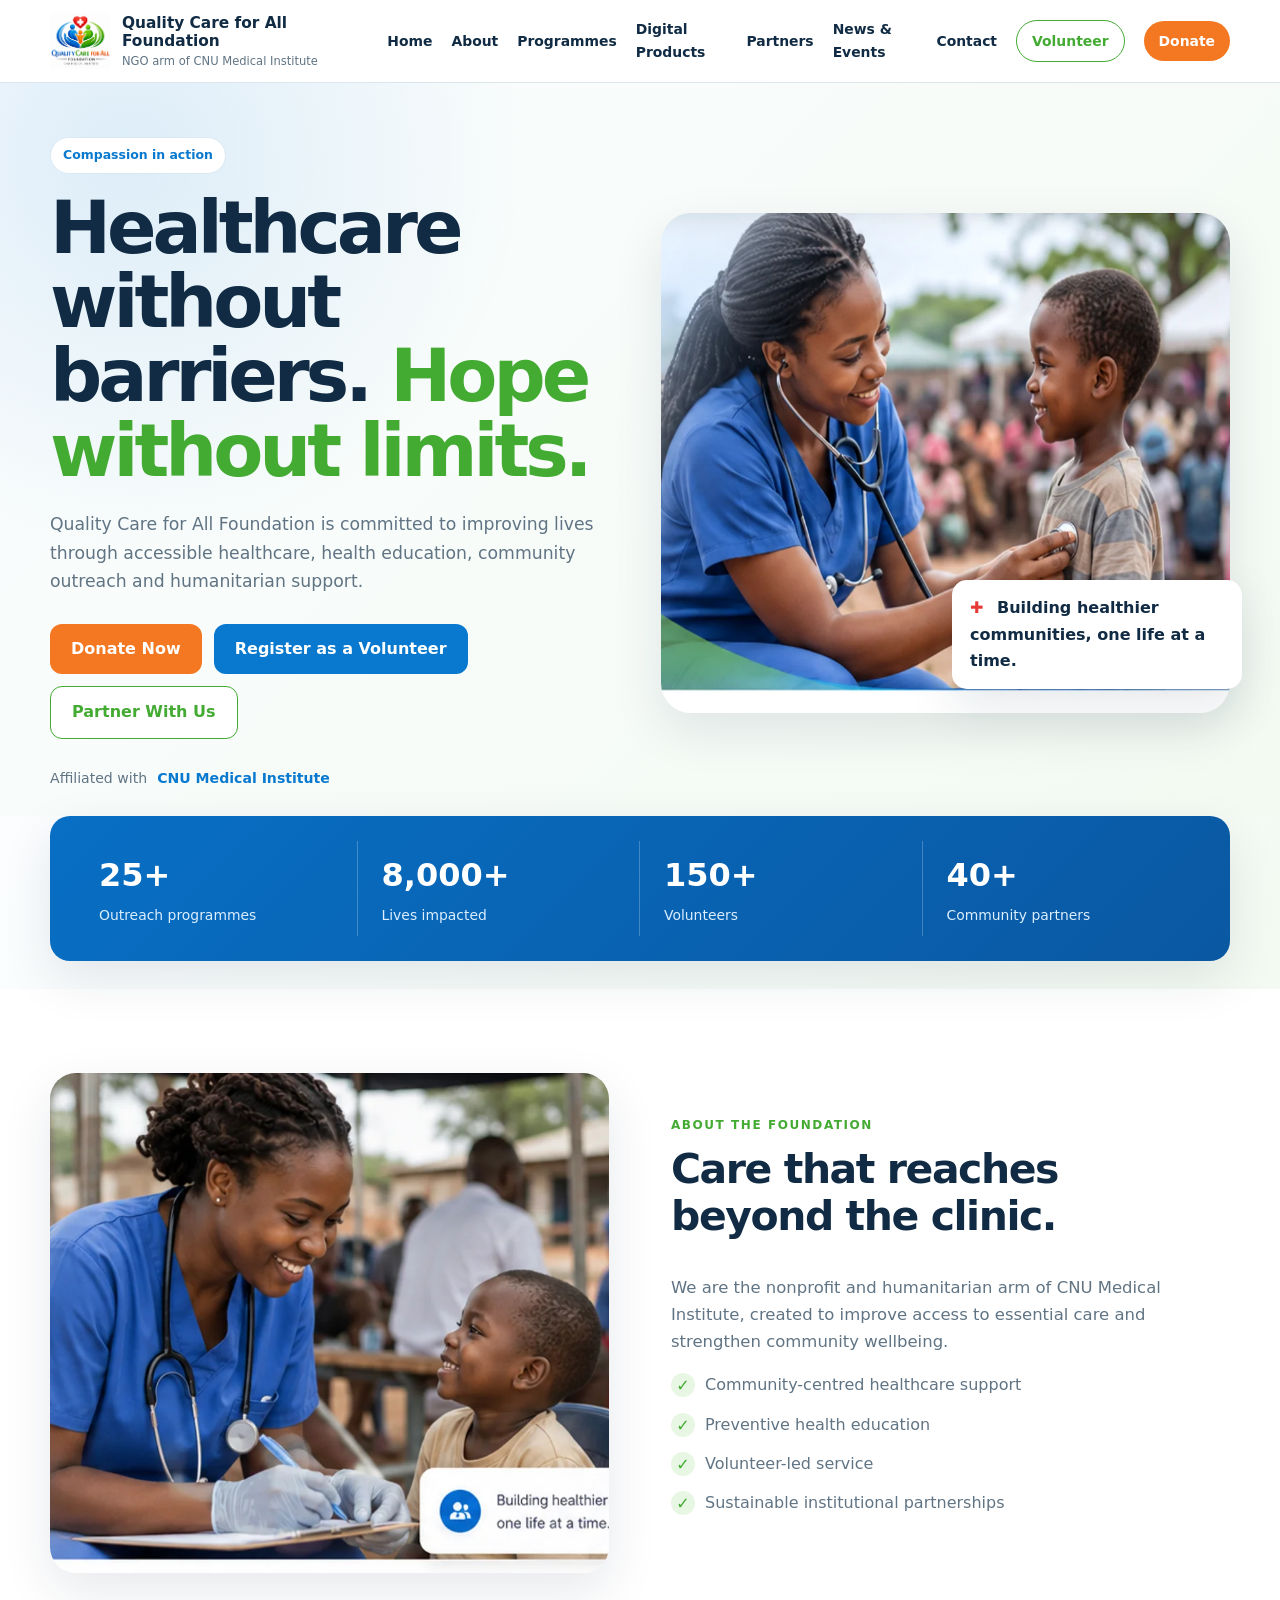
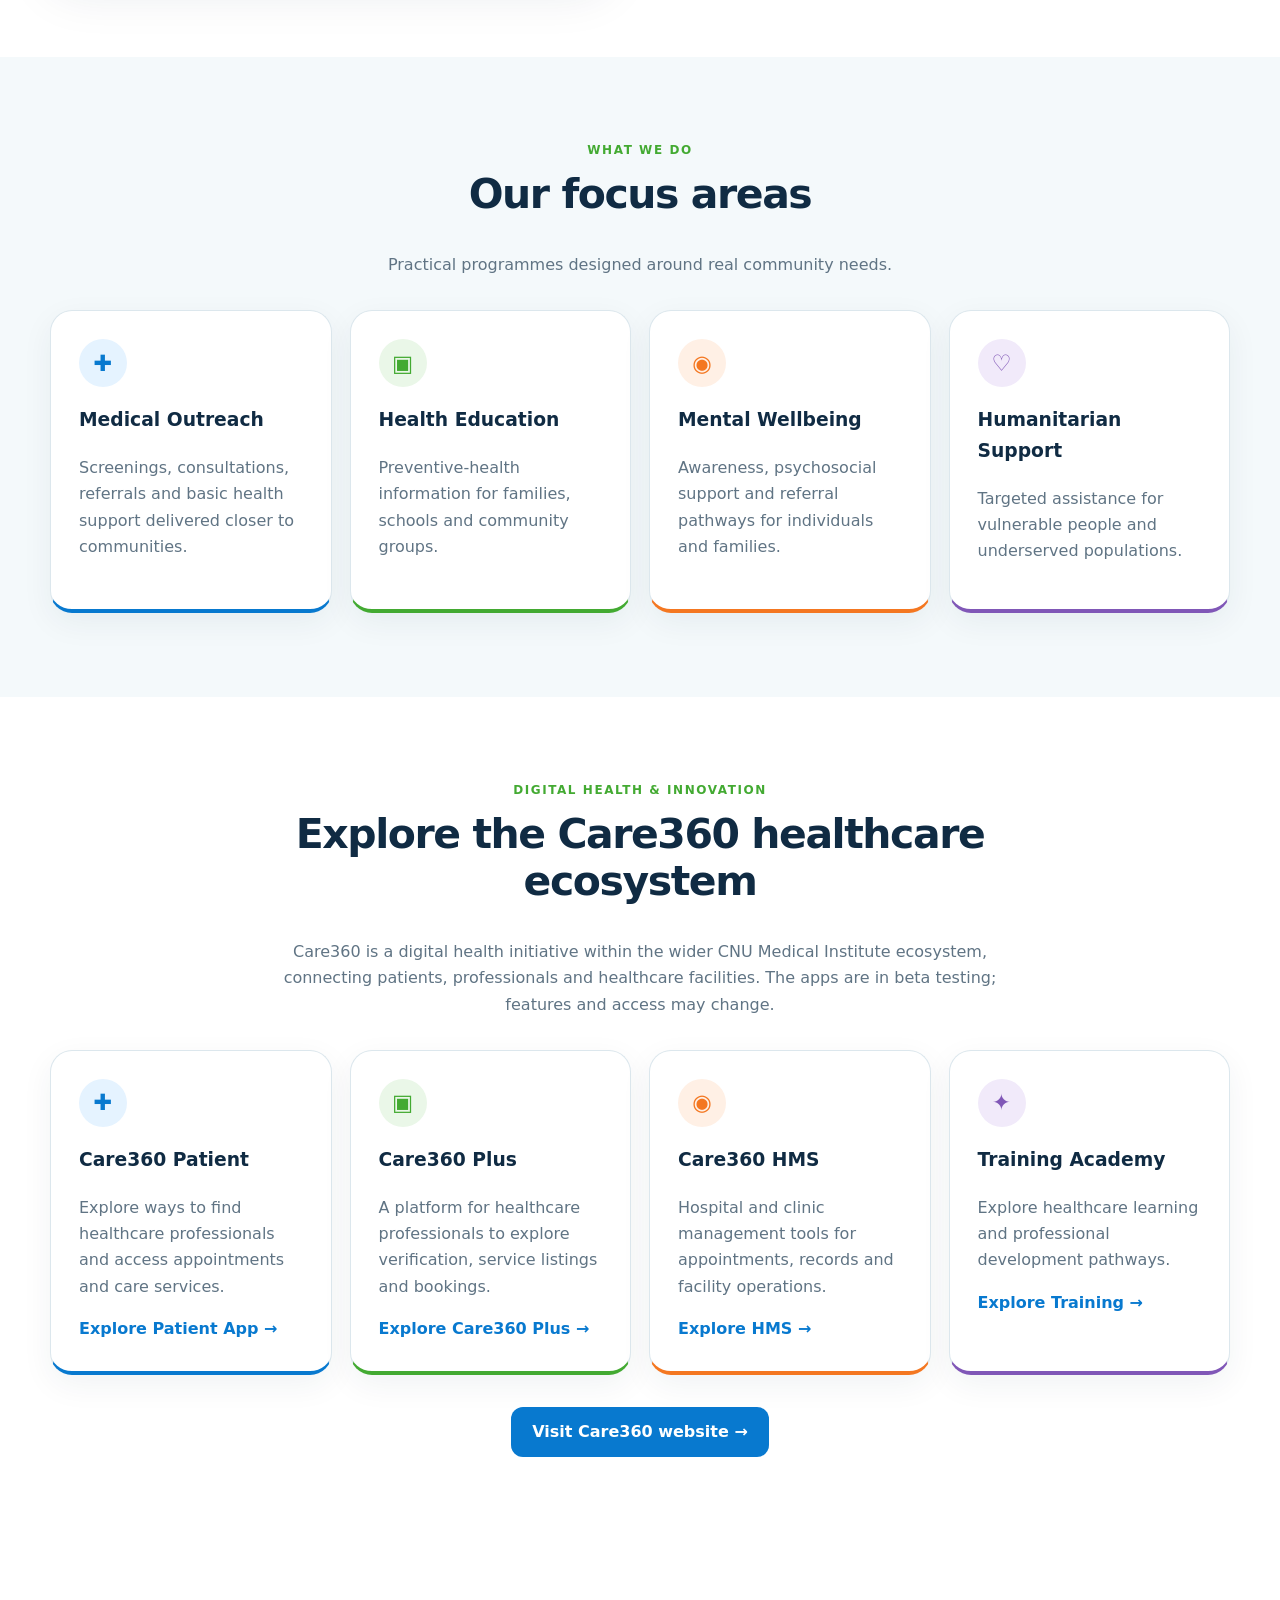
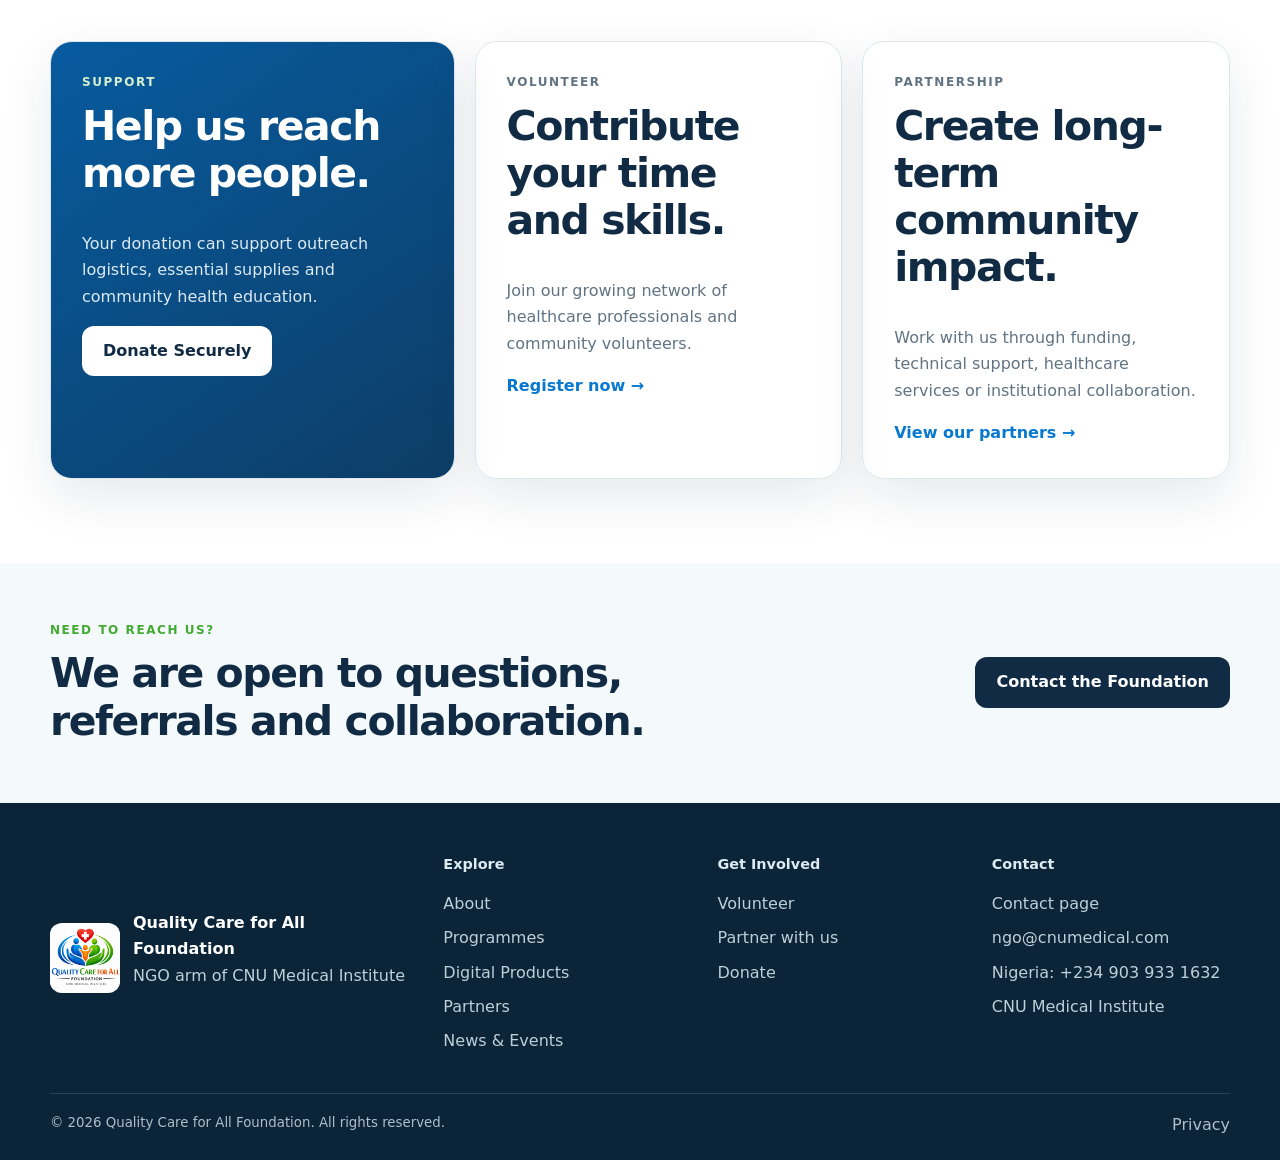
<file: index.html>
<!doctype html>
<html lang="en">
<head>
  <meta charset="utf-8">
  <meta name="viewport" content="width=device-width, initial-scale=1">
  <meta name="description" content="Accessible healthcare, outreach, education and humanitarian support.">
  <meta name="theme-color" content="#0879cf">
  <title>Quality Care for All Foundation</title>
  <link rel="icon" href="assets/images/logo.webp">
  <link rel="stylesheet" href="assets/css/style.css">
</head>
<body>
<a class="skip-link" href="#main">Skip to content</a>

<header class="site-header">
  <div class="container nav">
    <a class="brand" href="index.html" aria-label="Quality Care for All Foundation home">
      <img src="assets/images/logo.webp" alt="">
      <span>
        <strong>Quality Care for All Foundation</strong>
        <small>NGO arm of CNU Medical Institute</small>
      </span>
    </a>
    <button class="menu-toggle" type="button" aria-expanded="false" aria-controls="site-menu">
      <span class="sr-only">Open navigation</span><span></span><span></span><span></span>
    </button>
    <nav id="site-menu" class="site-menu" aria-label="Primary navigation">
      <a href="index.html">Home</a>
      <a href="index.html#about">About</a>
      <a href="index.html#programmes">Programmes</a>
      <a href="index.html#digital-products">Digital Products</a>
      <a href="partner.html">Partners</a>
      <a href="news-events.html">News & Events</a>
      <a href="contact.html">Contact</a>
      <a class="nav-volunteer" href="volunteer.html">Volunteer</a>
      <a class="nav-donate" href="YOUR_DONATION_LINK_HERE" target="_blank" rel="noopener">Donate</a>
    </nav>
  </div>
</header>

<main id="main">
<section class="hero">
  <div class="container hero-grid">
    <div class="hero-copy">
      <span class="pill">Compassion in action</span>
      <h1>Healthcare without barriers. <em>Hope without limits.</em></h1>
      <p class="lead">Quality Care for All Foundation is committed to improving lives through accessible healthcare, health education, community outreach and humanitarian support.</p>
      <div class="button-row">
        <a class="button button-primary" href="YOUR_DONATION_LINK_HERE" target="_blank" rel="noopener">Donate Now</a>
        <a class="button button-blue" href="volunteer.html">Register as a Volunteer</a>
        <a class="button button-outline" href="partner.html#application">Partner With Us</a>
      </div>
      <div class="affiliation"><span>Affiliated with</span><strong>CNU Medical Institute</strong></div>
    </div>
    <div class="hero-media">
      <img src="assets/images/hero-outreach.webp" alt="Healthcare professional supporting a child during a community outreach">
      <div class="floating-note"><span>✚</span> Building healthier communities, one life at a time.</div>
    </div>
  </div>
</section>

<section class="stats-section" aria-label="Foundation impact summary">
  <div class="container stats-grid">
    <div><strong>25+</strong><span>Outreach programmes</span></div>
    <div><strong>8,000+</strong><span>Lives impacted</span></div>
    <div><strong>150+</strong><span>Volunteers</span></div>
    <div><strong>40+</strong><span>Community partners</span></div>
  </div>
</section>

<section id="about" class="section">
  <div class="container about-grid">
    <div class="image-card">
      <img src="assets/images/community-care.webp" alt="Community healthcare outreach">
    </div>
    <div>
      <p class="eyebrow">About the Foundation</p>
      <h2>Care that reaches beyond the clinic.</h2>
      <p class="lead-sm">We are the nonprofit and humanitarian arm of CNU Medical Institute, created to improve access to essential care and strengthen community wellbeing.</p>
      <div class="check-list">
        <p><span>✓</span> Community-centred healthcare support</p>
        <p><span>✓</span> Preventive health education</p>
        <p><span>✓</span> Volunteer-led service</p>
        <p><span>✓</span> Sustainable institutional partnerships</p>
      </div>
    </div>
  </div>
</section>

<section id="programmes" class="section section-soft">
  <div class="container">
    <header class="section-heading centered">
      <p class="eyebrow">What We Do</p>
      <h2>Our focus areas</h2>
      <p>Practical programmes designed around real community needs.</p>
    </header>
    <div class="card-grid four">
      <article class="focus-card blue"><span>✚</span><h3>Medical Outreach</h3><p>Screenings, consultations, referrals and basic health support delivered closer to communities.</p></article>
      <article class="focus-card green"><span>▣</span><h3>Health Education</h3><p>Preventive-health information for families, schools and community groups.</p></article>
      <article class="focus-card orange"><span>◉</span><h3>Mental Wellbeing</h3><p>Awareness, psychosocial support and referral pathways for individuals and families.</p></article>
      <article class="focus-card purple"><span>♡</span><h3>Humanitarian Support</h3><p>Targeted assistance for vulnerable people and underserved populations.</p></article>
    </div>
  </div>
</section>

<section id="digital-products" class="section" aria-labelledby="digital-products-heading">
  <div class="container">
    <header class="section-heading centered">
      <p class="eyebrow">Digital Health &amp; Innovation</p>
      <h2 id="digital-products-heading">Explore the Care360 healthcare ecosystem</h2>
      <p>Care360 is a digital health initiative within the wider CNU Medical Institute ecosystem, connecting patients, professionals and healthcare facilities. The apps are in beta testing; features and access may change.</p>
    </header>
    <div class="card-grid four">
      <article class="focus-card blue">
        <span aria-hidden="true">✚</span>
        <h3>Care360 Patient</h3>
        <p>Explore ways to find healthcare professionals and access appointments and care services.</p>
        <a class="text-link" href="https://care360apps.com/patient.html" target="_blank" rel="noopener noreferrer">Explore Patient App →</a>
      </article>
      <article class="focus-card green">
        <span aria-hidden="true">▣</span>
        <h3>Care360 Plus</h3>
        <p>A platform for healthcare professionals to explore verification, service listings and bookings.</p>
        <a class="text-link" href="https://care360apps.com/plus.html" target="_blank" rel="noopener noreferrer">Explore Care360 Plus →</a>
      </article>
      <article class="focus-card orange">
        <span aria-hidden="true">◉</span>
        <h3>Care360 HMS</h3>
        <p>Hospital and clinic management tools for appointments, records and facility operations.</p>
        <a class="text-link" href="https://care360apps.com/hms.html" target="_blank" rel="noopener noreferrer">Explore HMS →</a>
      </article>
      <article class="focus-card purple">
        <span aria-hidden="true">✦</span>
        <h3>Training Academy</h3>
        <p>Explore healthcare learning and professional development pathways.</p>
        <a class="text-link" href="https://care360apps.com/training.html" target="_blank" rel="noopener noreferrer">Explore Training →</a>
      </article>
    </div>
    <p style="text-align:center; margin-top:2rem"><a class="button button-blue" href="https://care360apps.com/" target="_blank" rel="noopener noreferrer">Visit Care360 website →</a></p>
  </div>
</section>

<section class="section">
  <div class="container involvement-grid">
    <article class="involvement-card donate-card">
      <p class="eyebrow light">Support</p><h2>Help us reach more people.</h2>
      <p>Your donation can support outreach logistics, essential supplies and community health education.</p>
      <a class="button button-white" href="YOUR_DONATION_LINK_HERE" target="_blank" rel="noopener">Donate Securely</a>
    </article>
    <article class="involvement-card">
      <p class="eyebrow">Volunteer</p><h2>Contribute your time and skills.</h2>
      <p>Join our growing network of healthcare professionals and community volunteers.</p>
      <a class="text-link" href="volunteer.html">Register now →</a>
    </article>
    <article class="involvement-card">
      <p class="eyebrow">Partnership</p><h2>Create long-term community impact.</h2>
      <p>Work with us through funding, technical support, healthcare services or institutional collaboration.</p>
      <a class="text-link" href="partner.html">View our partners →</a>
    </article>
  </div>
</section>

<section class="contact-strip">
  <div class="container contact-strip-inner">
    <div><p class="eyebrow">Need to reach us?</p><h2>We are open to questions, referrals and collaboration.</h2></div>
    <a class="button button-dark" href="contact.html">Contact the Foundation</a>
  </div>
</section>
</main>

<footer class="site-footer">
  <div class="container footer-grid">
    <div class="footer-brand">
      <img src="assets/images/logo.webp" alt="">
      <div>
        <strong>Quality Care for All Foundation</strong>
        <p>NGO arm of CNU Medical Institute</p>
      </div>
    </div>
    <div>
      <h3>Explore</h3>
      <a href="index.html#about">About</a>
      <a href="index.html#programmes">Programmes</a>
      <a href="index.html#digital-products">Digital Products</a>
      <a href="partner.html">Partners</a>
      <a href="news-events.html">News & Events</a>
    </div>
    <div>
      <h3>Get Involved</h3>
      <a href="volunteer.html">Volunteer</a>
      <a href="partner.html#application">Partner with us</a>
      <a href="YOUR_DONATION_LINK_HERE" target="_blank" rel="noopener">Donate</a>
    </div>
    <div>
      <h3>Contact</h3>
      <a href="contact.html">Contact page</a>
      <a href="mailto:ngo@cnumedical.com">ngo@cnumedical.com</a>
      <a href="tel:+2349039331632">Nigeria: +234 903 933 1632</a>
      <a href="https://www.cnumedical.com/" target="_blank" rel="noopener">CNU Medical Institute</a>
    </div>
  </div>
  <div class="container footer-bottom">
    <small>© <span data-year></span> Quality Care for All Foundation. All rights reserved.</small>
    <a href="privacy.html">Privacy</a>
  </div>
</footer>
<script src="assets/js/main.js"></script>

</body>
</html>
</file>
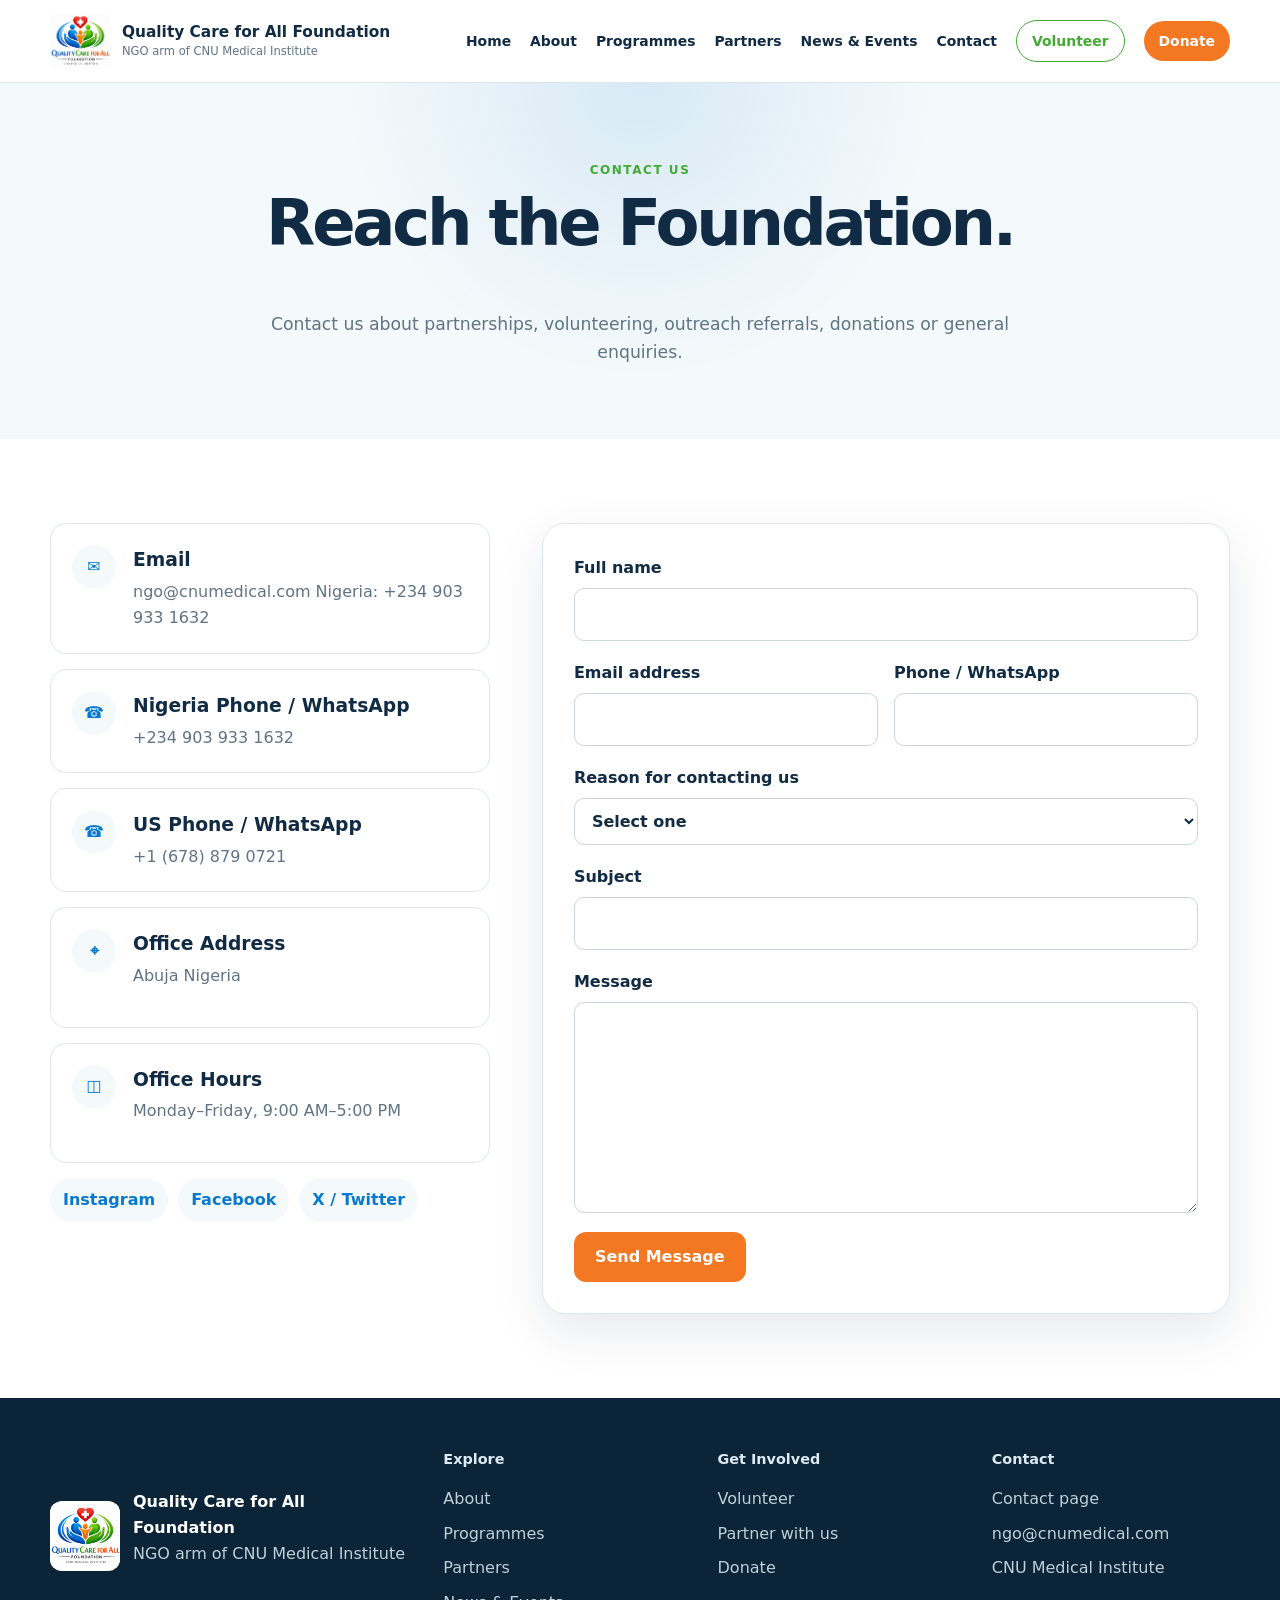
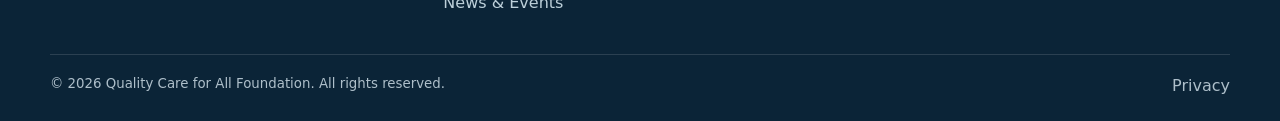
<file: contact.html>
<!doctype html>
<html lang="en">
<head>
  <meta charset="utf-8">
  <meta name="viewport" content="width=device-width, initial-scale=1">
  <meta name="description" content="Contact Quality Care for All Foundation.">
  <meta name="theme-color" content="#0879cf">
  <title>Contact | Quality Care for All Foundation</title>
  <link rel="icon" href="assets/images/logo.webp">
  <link rel="stylesheet" href="assets/css/style.css">
</head>
<body>
<a class="skip-link" href="#main">Skip to content</a>

<header class="site-header">
  <div class="container nav">
    <a class="brand" href="index.html" aria-label="Quality Care for All Foundation home">
      <img src="assets/images/logo.webp" alt="">
      <span>
        <strong>Quality Care for All Foundation</strong>
        <small>NGO arm of CNU Medical Institute</small>
      </span>
    </a>
    <button class="menu-toggle" type="button" aria-expanded="false" aria-controls="site-menu">
      <span class="sr-only">Open navigation</span><span></span><span></span><span></span>
    </button>
    <nav id="site-menu" class="site-menu" aria-label="Primary navigation">
      <a href="index.html">Home</a>
      <a href="index.html#about">About</a>
      <a href="index.html#programmes">Programmes</a>
      <a href="partner.html">Partners</a>
      <a href="news-events.html">News & Events</a>
      <a href="contact.html">Contact</a>
      <a class="nav-volunteer" href="volunteer.html">Volunteer</a>
      <a class="nav-donate" href="YOUR_DONATION_LINK_HERE" target="_blank" rel="noopener">Donate</a>
    </nav>
  </div>
</header>

<main id="main">
<section class="page-hero">
  <div class="container narrow centered">
    <p class="eyebrow">Contact Us</p>
    <h1>Reach the Foundation.</h1>
    <p class="lead">Contact us about partnerships, volunteering, outreach referrals, donations or general enquiries.</p>
  </div>
</section>

<section class="section">
  <div class="container contact-layout">
    <div class="contact-details">
      <article class="contact-card"><span>✉</span><div><h3>Email</h3><a href="mailto:ngo@cnumedical.com">ngo@cnumedical.com</a>
      <a href="tel:+2349039331632">Nigeria: +234 903 933 1632</a></div></article>
      <article class="contact-card"><span>☎</span><div><h3>Nigeria Phone / WhatsApp</h3><a href="https://wa.me/2349039331632" target="_blank" rel="noopener noreferrer">+234 903 933 1632</a></div></article>
      <article class="contact-card"><span>☎</span><div><h3>US Phone / WhatsApp</h3><a href="https://wa.me/16788790721" target="_blank" rel="noopener noreferrer">+1 (678) 879 0721</a></div></article>
      <article class="contact-card"><span>⌖</span><div><h3>Office Address</h3><p>Abuja Nigeria</p></div></article>
      <article class="contact-card"><span>◫</span><div><h3>Office Hours</h3><p>Monday–Friday, 9:00 AM–5:00 PM</p></div></article>
      <div class="social-links">
        <a href="https://www.instagram.com/care360ecosystem" target="_blank" rel="noopener">Instagram</a>
        <a href="YOUR_FACEBOOK_LINK_HERE" target="_blank" rel="noopener">Facebook</a>
        <a href="YOUR_X_LINK_HERE" target="_blank" rel="noopener">X / Twitter</a>
      </div>
    </div>

    <form class="application-form" data-email-form data-recipient="ngo@cnumedical.com">
      <div class="form-status" role="status" aria-live="polite"></div>
      <label>Full name<input type="text" name="Full name" required></label>
      <div class="two-column">
        <label>Email address<input type="email" name="Email" required></label>
        <label>Phone / WhatsApp<input type="tel" name="Phone"></label>
      </div>
      <label>Reason for contacting us
        <select name="Reason" required>
          <option value="">Select one</option><option>General enquiry</option><option>Volunteer enquiry</option><option>Partnership</option><option>Donation</option><option>Community outreach or referral</option><option>Media enquiry</option><option>Other</option>
        </select>
      </label>
      <label>Subject<input type="text" name="Subject" required></label>
      <label>Message<textarea name="Message" rows="7" required></textarea></label>
      <button class="button button-primary" type="submit">Send Message</button>
    </form>
  </div>
</section>
</main>

<footer class="site-footer">
  <div class="container footer-grid">
    <div class="footer-brand">
      <img src="assets/images/logo.webp" alt="">
      <div>
        <strong>Quality Care for All Foundation</strong>
        <p>NGO arm of CNU Medical Institute</p>
      </div>
    </div>
    <div>
      <h3>Explore</h3>
      <a href="index.html#about">About</a>
      <a href="index.html#programmes">Programmes</a>
      <a href="partner.html">Partners</a>
      <a href="news-events.html">News & Events</a>
    </div>
    <div>
      <h3>Get Involved</h3>
      <a href="volunteer.html">Volunteer</a>
      <a href="partner.html#application">Partner with us</a>
      <a href="YOUR_DONATION_LINK_HERE" target="_blank" rel="noopener">Donate</a>
    </div>
    <div>
      <h3>Contact</h3>
      <a href="contact.html">Contact page</a>
      <a href="mailto:ngo@cnumedical.com">ngo@cnumedical.com</a>
      <a href="https://www.cnumedical.com/" target="_blank" rel="noopener">CNU Medical Institute</a>
    </div>
  </div>
  <div class="container footer-bottom">
    <small>© <span data-year></span> Quality Care for All Foundation. All rights reserved.</small>
    <a href="privacy.html">Privacy</a>
  </div>
</footer>
<script src="assets/js/main.js"></script>

</body>
</html>
</file>
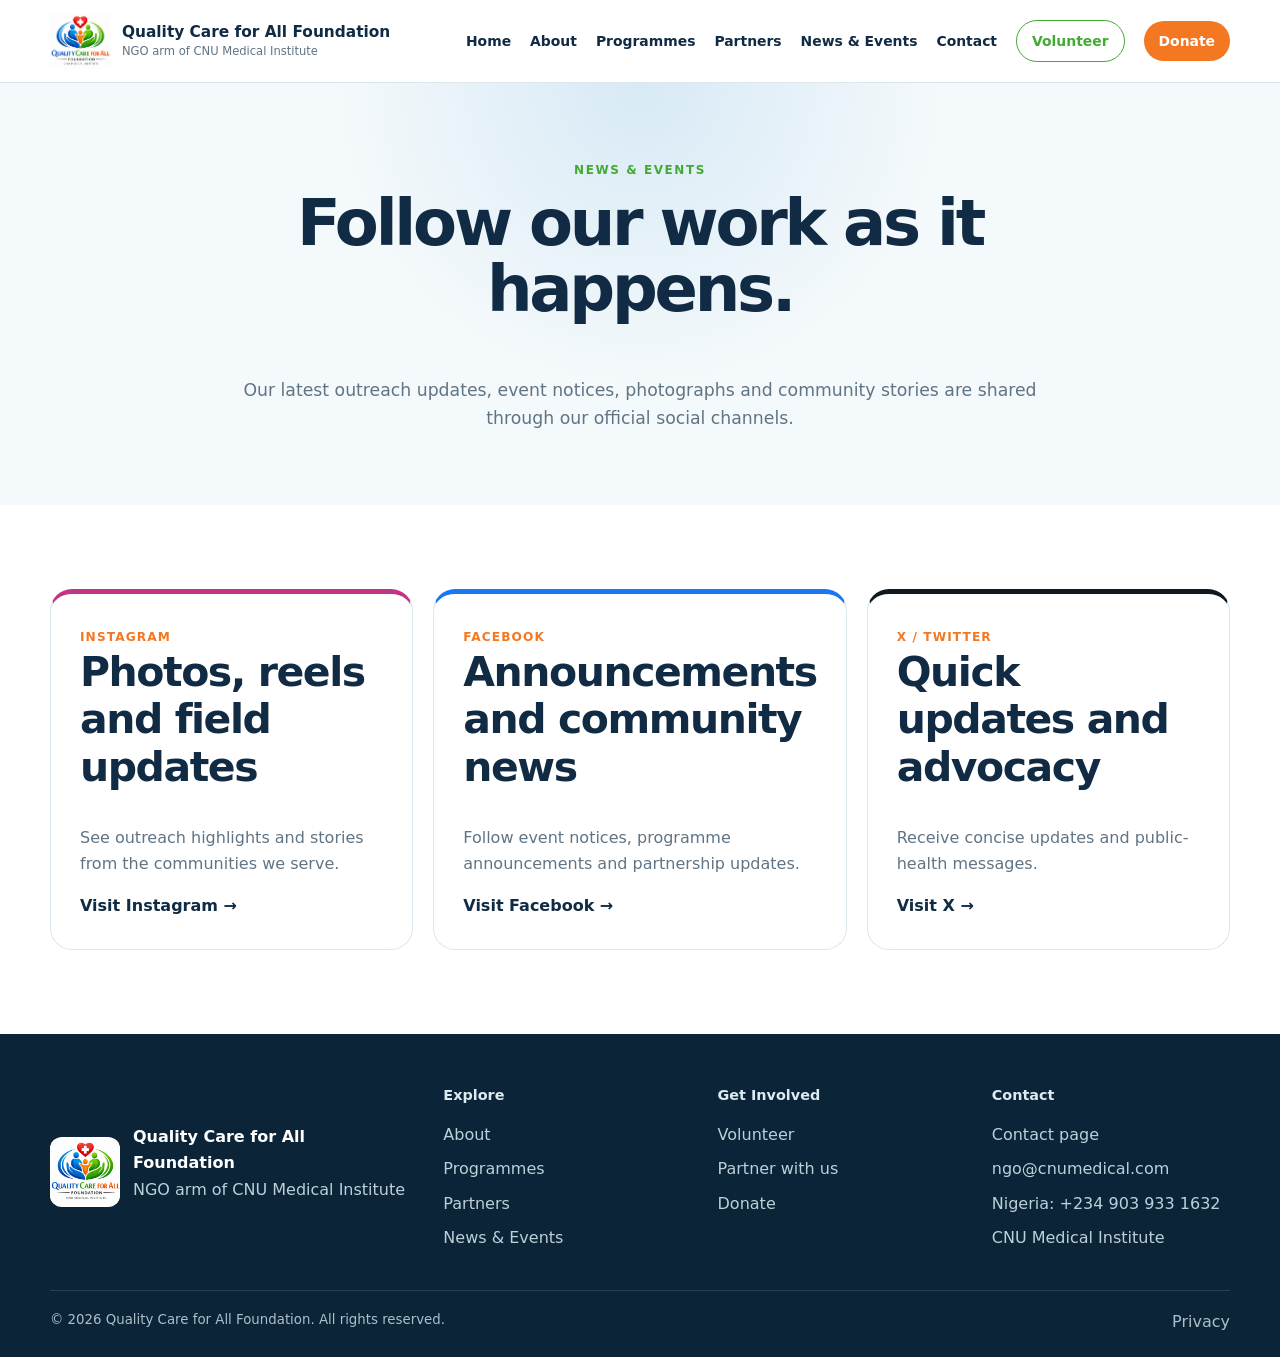
<file: news-events.html>
<!doctype html>
<html lang="en">
<head>
  <meta charset="utf-8">
  <meta name="viewport" content="width=device-width, initial-scale=1">
  <meta name="description" content="Follow Foundation news and events on social media.">
  <meta name="theme-color" content="#0879cf">
  <title>News & Events | Quality Care for All Foundation</title>
  <link rel="icon" href="assets/images/logo.webp">
  <link rel="stylesheet" href="assets/css/style.css">
</head>
<body>
<a class="skip-link" href="#main">Skip to content</a>

<header class="site-header">
  <div class="container nav">
    <a class="brand" href="index.html" aria-label="Quality Care for All Foundation home">
      <img src="assets/images/logo.webp" alt="">
      <span>
        <strong>Quality Care for All Foundation</strong>
        <small>NGO arm of CNU Medical Institute</small>
      </span>
    </a>
    <button class="menu-toggle" type="button" aria-expanded="false" aria-controls="site-menu">
      <span class="sr-only">Open navigation</span><span></span><span></span><span></span>
    </button>
    <nav id="site-menu" class="site-menu" aria-label="Primary navigation">
      <a href="index.html">Home</a>
      <a href="index.html#about">About</a>
      <a href="index.html#programmes">Programmes</a>
      <a href="partner.html">Partners</a>
      <a href="news-events.html">News & Events</a>
      <a href="contact.html">Contact</a>
      <a class="nav-volunteer" href="volunteer.html">Volunteer</a>
      <a class="nav-donate" href="YOUR_DONATION_LINK_HERE" target="_blank" rel="noopener">Donate</a>
    </nav>
  </div>
</header>

<main id="main">
<section class="page-hero"><div class="container narrow centered"><p class="eyebrow">News & Events</p><h1>Follow our work as it happens.</h1><p class="lead">Our latest outreach updates, event notices, photographs and community stories are shared through our official social channels.</p></div></section>
<section class="section"><div class="container social-grid">
<a class="social-card instagram" href="https://www.instagram.com/care360ecosystem" target="_blank" rel="noopener"><span>Instagram</span><h2>Photos, reels and field updates</h2><p>See outreach highlights and stories from the communities we serve.</p><strong>Visit Instagram →</strong></a>
<a class="social-card facebook" href="YOUR_FACEBOOK_LINK_HERE" target="_blank" rel="noopener"><span>Facebook</span><h2>Announcements and community news</h2><p>Follow event notices, programme announcements and partnership updates.</p><strong>Visit Facebook →</strong></a>
<a class="social-card twitter" href="YOUR_X_LINK_HERE" target="_blank" rel="noopener"><span>X / Twitter</span><h2>Quick updates and advocacy</h2><p>Receive concise updates and public-health messages.</p><strong>Visit X →</strong></a>
</div></section>
</main>

<footer class="site-footer">
  <div class="container footer-grid">
    <div class="footer-brand">
      <img src="assets/images/logo.webp" alt="">
      <div>
        <strong>Quality Care for All Foundation</strong>
        <p>NGO arm of CNU Medical Institute</p>
      </div>
    </div>
    <div>
      <h3>Explore</h3>
      <a href="index.html#about">About</a>
      <a href="index.html#programmes">Programmes</a>
      <a href="partner.html">Partners</a>
      <a href="news-events.html">News & Events</a>
    </div>
    <div>
      <h3>Get Involved</h3>
      <a href="volunteer.html">Volunteer</a>
      <a href="partner.html#application">Partner with us</a>
      <a href="YOUR_DONATION_LINK_HERE" target="_blank" rel="noopener">Donate</a>
    </div>
    <div>
      <h3>Contact</h3>
      <a href="contact.html">Contact page</a>
      <a href="mailto:ngo@cnumedical.com">ngo@cnumedical.com</a>
      <a href="tel:+2349039331632">Nigeria: +234 903 933 1632</a>
      <a href="https://www.cnumedical.com/" target="_blank" rel="noopener">CNU Medical Institute</a>
    </div>
  </div>
  <div class="container footer-bottom">
    <small>© <span data-year></span> Quality Care for All Foundation. All rights reserved.</small>
    <a href="privacy.html">Privacy</a>
  </div>
</footer>
<script src="assets/js/main.js"></script>

</body>
</html>
</file>
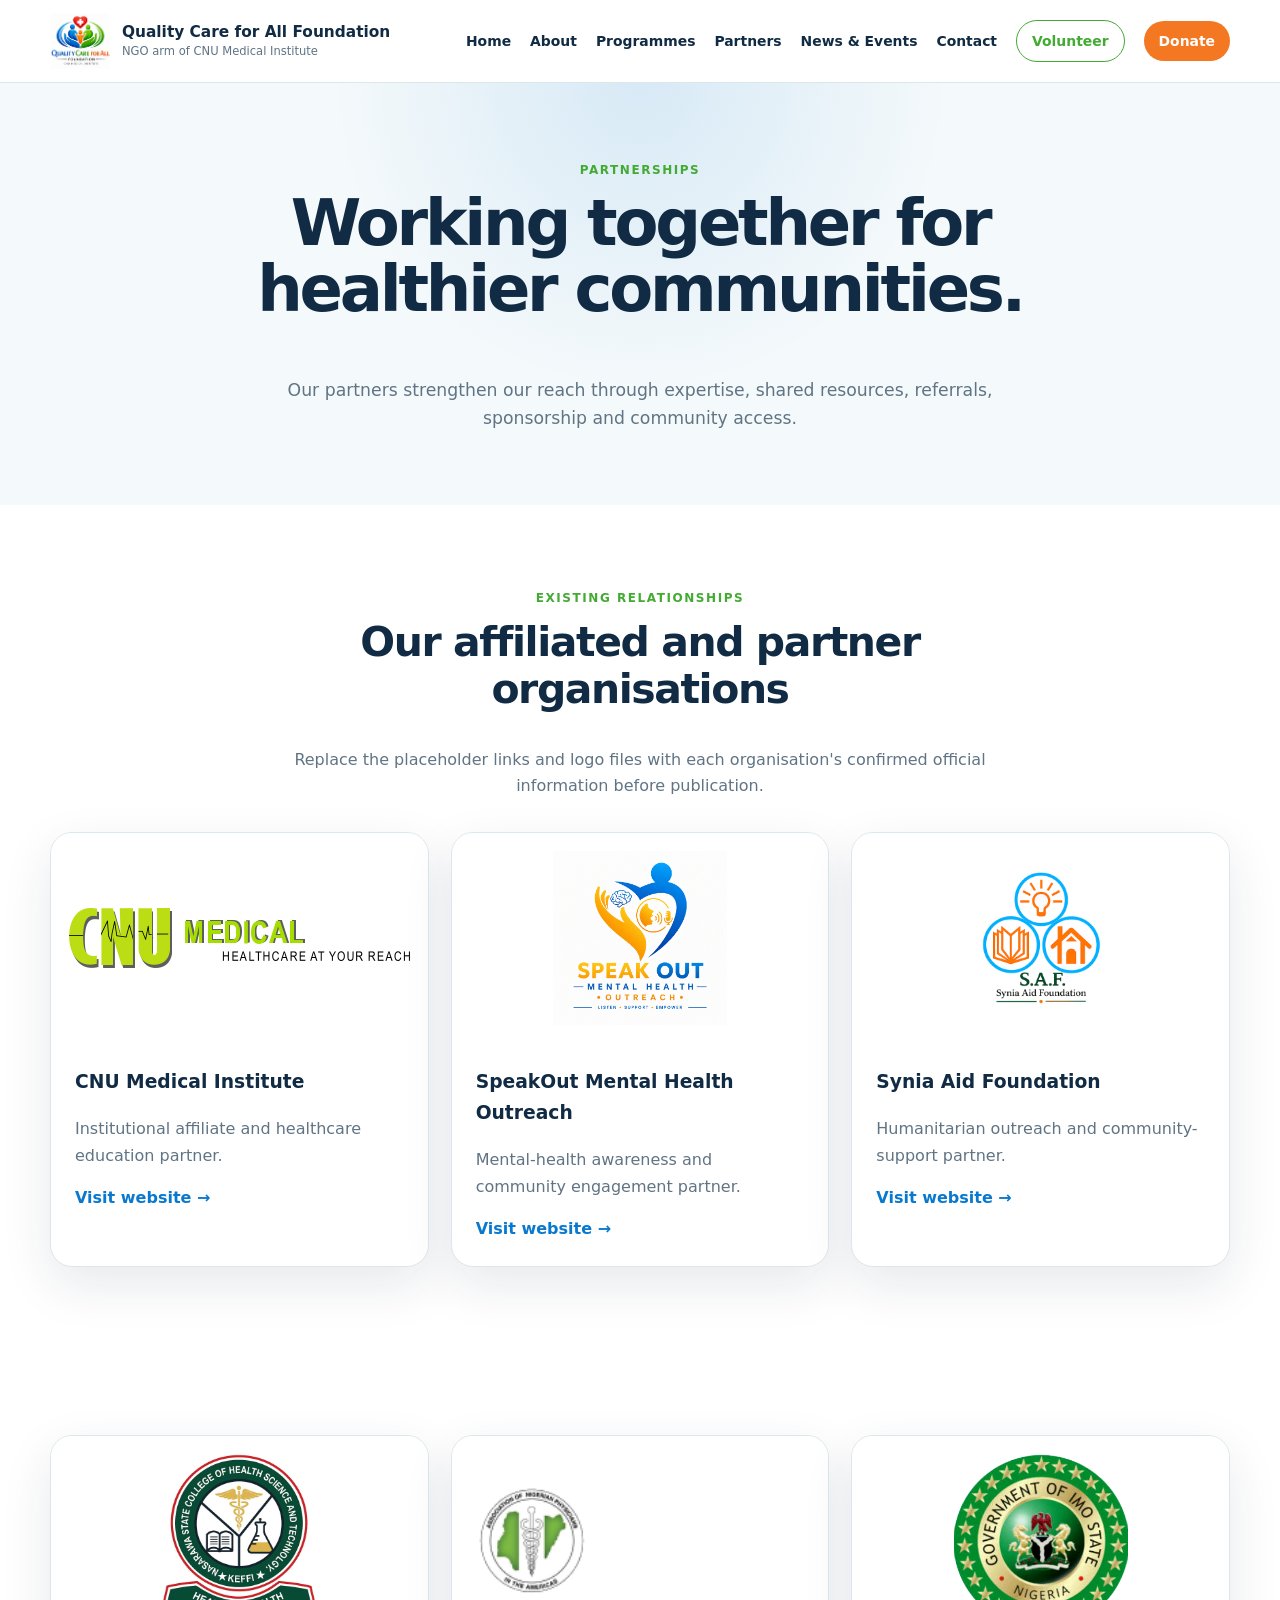
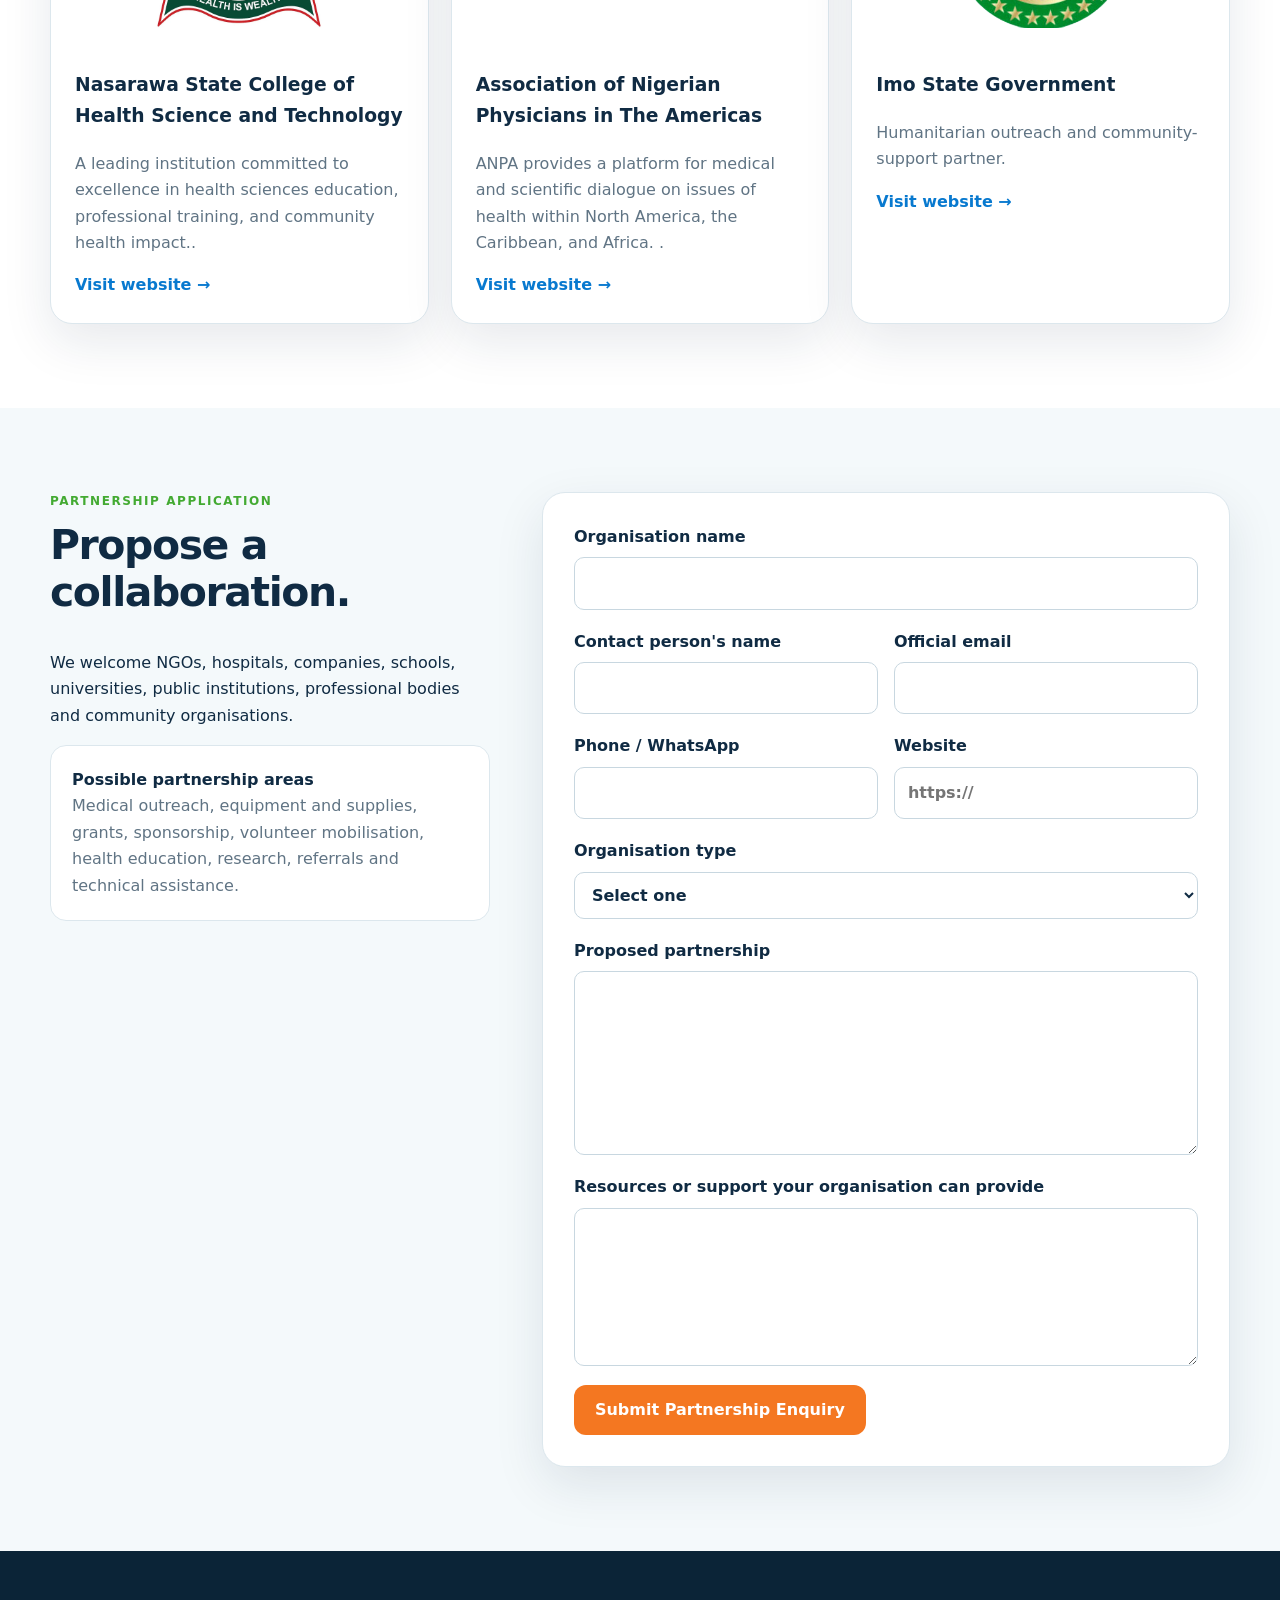
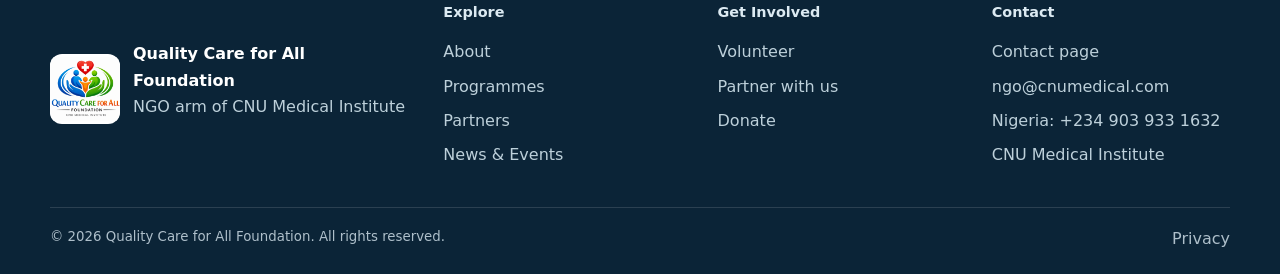
<file: partner.html>
<!doctype html>
<html lang="en">
<head>
  <meta charset="utf-8">
  <meta name="viewport" content="width=device-width, initial-scale=1">
  <meta name="description" content="Our partners and partnership application.">
  <meta name="theme-color" content="#0879cf">
  <title>Partners | Quality Care for All Foundation</title>
  <link rel="icon" href="assets/images/logo.webp">
  <link rel="stylesheet" href="assets/css/style.css">
</head>
<body>
<a class="skip-link" href="#main">Skip to content</a>

<header class="site-header">
  <div class="container nav">
    <a class="brand" href="index.html" aria-label="Quality Care for All Foundation home">
      <img src="assets/images/logo.webp" alt="">
      <span>
        <strong>Quality Care for All Foundation</strong>
        <small>NGO arm of CNU Medical Institute</small>
      </span>
    </a>
    <button class="menu-toggle" type="button" aria-expanded="false" aria-controls="site-menu">
      <span class="sr-only">Open navigation</span><span></span><span></span><span></span>
    </button>
    <nav id="site-menu" class="site-menu" aria-label="Primary navigation">
      <a href="index.html">Home</a>
      <a href="index.html#about">About</a>
      <a href="index.html#programmes">Programmes</a>
      <a href="partner.html">Partners</a>
      <a href="news-events.html">News & Events</a>
      <a href="contact.html">Contact</a>
      <a class="nav-volunteer" href="volunteer.html">Volunteer</a>
      <a class="nav-donate" href="YOUR_DONATION_LINK_HERE" target="_blank" rel="noopener">Donate</a>
    </nav>
  </div>
</header>

<main id="main">
<section class="page-hero">
  <div class="container narrow centered">
    <p class="eyebrow">Partnerships</p>
    <h1>Working together for healthier communities.</h1>
    <p class="lead">Our partners strengthen our reach through expertise, shared resources, referrals, sponsorship and community access.</p>
  </div>
</section>

<section class="section">
  <div class="container">
    <header class="section-heading centered">
      <p class="eyebrow">Existing Relationships</p>
      <h2>Our affiliated and partner organisations</h2>
      <p>Replace the placeholder links and logo files with each organisation's confirmed official information before publication.</p>
    </header>
    <div class="partner-grid">
      <a class="partner-card" href="https://www.cnumedical.com/" target="_blank" rel="noopener">
        <img src="assets/images/partners/cnu.png" alt="CNU Medical Institute">
        <div><h3>CNU Medical Institute</h3><p>Institutional affiliate and healthcare education partner.</p><span>Visit website →</span></div>
      </a>
      <a class="partner-card" href="https://speakoutmentalhealth.org/" target="_blank" rel="noopener">
        <img src="assets/images/partners/so.png" alt="SpeakOut Mental Health Outreach">
        <div><h3>SpeakOut Mental Health Outreach</h3><p>Mental-health awareness and community engagement partner.</p><span>Visit website →</span></div>
      </a>
      <a class="partner-card" href="https://www.syniafoundation.org/" target="_blank" rel="noopener">
        <img src="assets/images/partners/saf.png" alt="Synia Aid Foundation">
        <div><h3>Synia Aid Foundation</h3><p>Humanitarian outreach and community-support partner.</p><span>Visit website →</span></div>
      </a>
    </div>
  </div>
</section>

<section class="section">
  <div class="container">
    <div class="partner-grid">
      <a class="partner-card" href="https://nascohst.edu.ng/" target="_blank" rel="noopener">
        <img src="assets/images/partners/coh.webp" alt="CNU Medical Institute">
        <div><h3>Nasarawa State College of Health Science and Technology</h3><p>A leading institution committed to excellence in health sciences education, professional training, and community health impact..</p><span>Visit website →</span></div>
      </a>
      <a class="partner-card" href="https://anpa.org/" target="_blank" rel="noopener">
        <img src="assets/images/partners/anpa.png" alt="SpeakOut Mental Health Outreach">
        <div><h3>Association of Nigerian Physicians in The Americas</h3><p>ANPA provides a platform for medical and scientific dialogue on issues of health within North America, the Caribbean, and Africa.

.</p><span>Visit website →</span></div>
      </a>
      <a class="partner-card" href="https://imostate.gov.ng/" target="_blank" rel="noopener">
        <img src="assets/images/partners/imo.png" alt="Imo State Government">
        <div><h3>Imo State Government</h3><p>Humanitarian outreach and community-support partner.</p><span>Visit website →</span></div>
      </a>
    </div>
  </div>
</section>
  
<section id="application" class="section section-soft">
  <div class="container form-layout">
    <div class="form-intro">
      <p class="eyebrow">Partnership Application</p>
      <h2>Propose a collaboration.</h2>
      <p>We welcome NGOs, hospitals, companies, schools, universities, public institutions, professional bodies and community organisations.</p>
      <div class="note-card"><strong>Possible partnership areas</strong><p>Medical outreach, equipment and supplies, grants, sponsorship, volunteer mobilisation, health education, research, referrals and technical assistance.</p></div>
    </div>
    <form class="application-form" data-email-form data-recipient="ngo@cnumedical.com">
      <div class="form-status" role="status" aria-live="polite"></div>
      <label>Organisation name<input type="text" name="Organisation" required></label>
      <div class="two-column">
        <label>Contact person's name<input type="text" name="Contact person" required></label>
        <label>Official email<input type="email" name="Email" required></label>
      </div>
      <div class="two-column">
        <label>Phone / WhatsApp<input type="tel" name="Phone" required></label>
        <label>Website<input type="url" name="Website" placeholder="https://"></label>
      </div>
      <label>Organisation type
        <select name="Organisation type" required>
          <option value="">Select one</option><option>NGO or foundation</option><option>Hospital or healthcare provider</option><option>School or university</option><option>Government institution</option><option>Corporate organisation</option><option>Professional association</option><option>Community or faith-based organisation</option><option>Other</option>
        </select>
      </label>
      <label>Proposed partnership<textarea name="Proposed partnership" rows="6" required></textarea></label>
      <label>Resources or support your organisation can provide<textarea name="Contribution" rows="5" required></textarea></label>
      <button class="button button-primary" type="submit">Submit Partnership Enquiry</button>
    </form>
  </div>
</section>
</main>

<footer class="site-footer">
  <div class="container footer-grid">
    <div class="footer-brand">
      <img src="assets/images/logo.webp" alt="">
      <div>
        <strong>Quality Care for All Foundation</strong>
        <p>NGO arm of CNU Medical Institute</p>
      </div>
    </div>
    <div>
      <h3>Explore</h3>
      <a href="index.html#about">About</a>
      <a href="index.html#programmes">Programmes</a>
      <a href="partner.html">Partners</a>
      <a href="news-events.html">News & Events</a>
    </div>
    <div>
      <h3>Get Involved</h3>
      <a href="volunteer.html">Volunteer</a>
      <a href="partner.html#application">Partner with us</a>
      <a href="YOUR_DONATION_LINK_HERE" target="_blank" rel="noopener">Donate</a>
    </div>
    <div>
      <h3>Contact</h3>
      <a href="contact.html">Contact page</a>
      <a href="mailto:ngo@cnumedical.com">ngo@cnumedical.com</a>
      <a href="tel:+2349039331632">Nigeria: +234 903 933 1632</a>
      <a href="https://www.cnumedical.com/" target="_blank" rel="noopener">CNU Medical Institute</a>
    </div>
  </div>
  <div class="container footer-bottom">
    <small>© <span data-year></span> Quality Care for All Foundation. All rights reserved.</small>
    <a href="privacy.html">Privacy</a>
  </div>
</footer>
<script src="assets/js/main.js"></script>

</body>
</html>
</file>
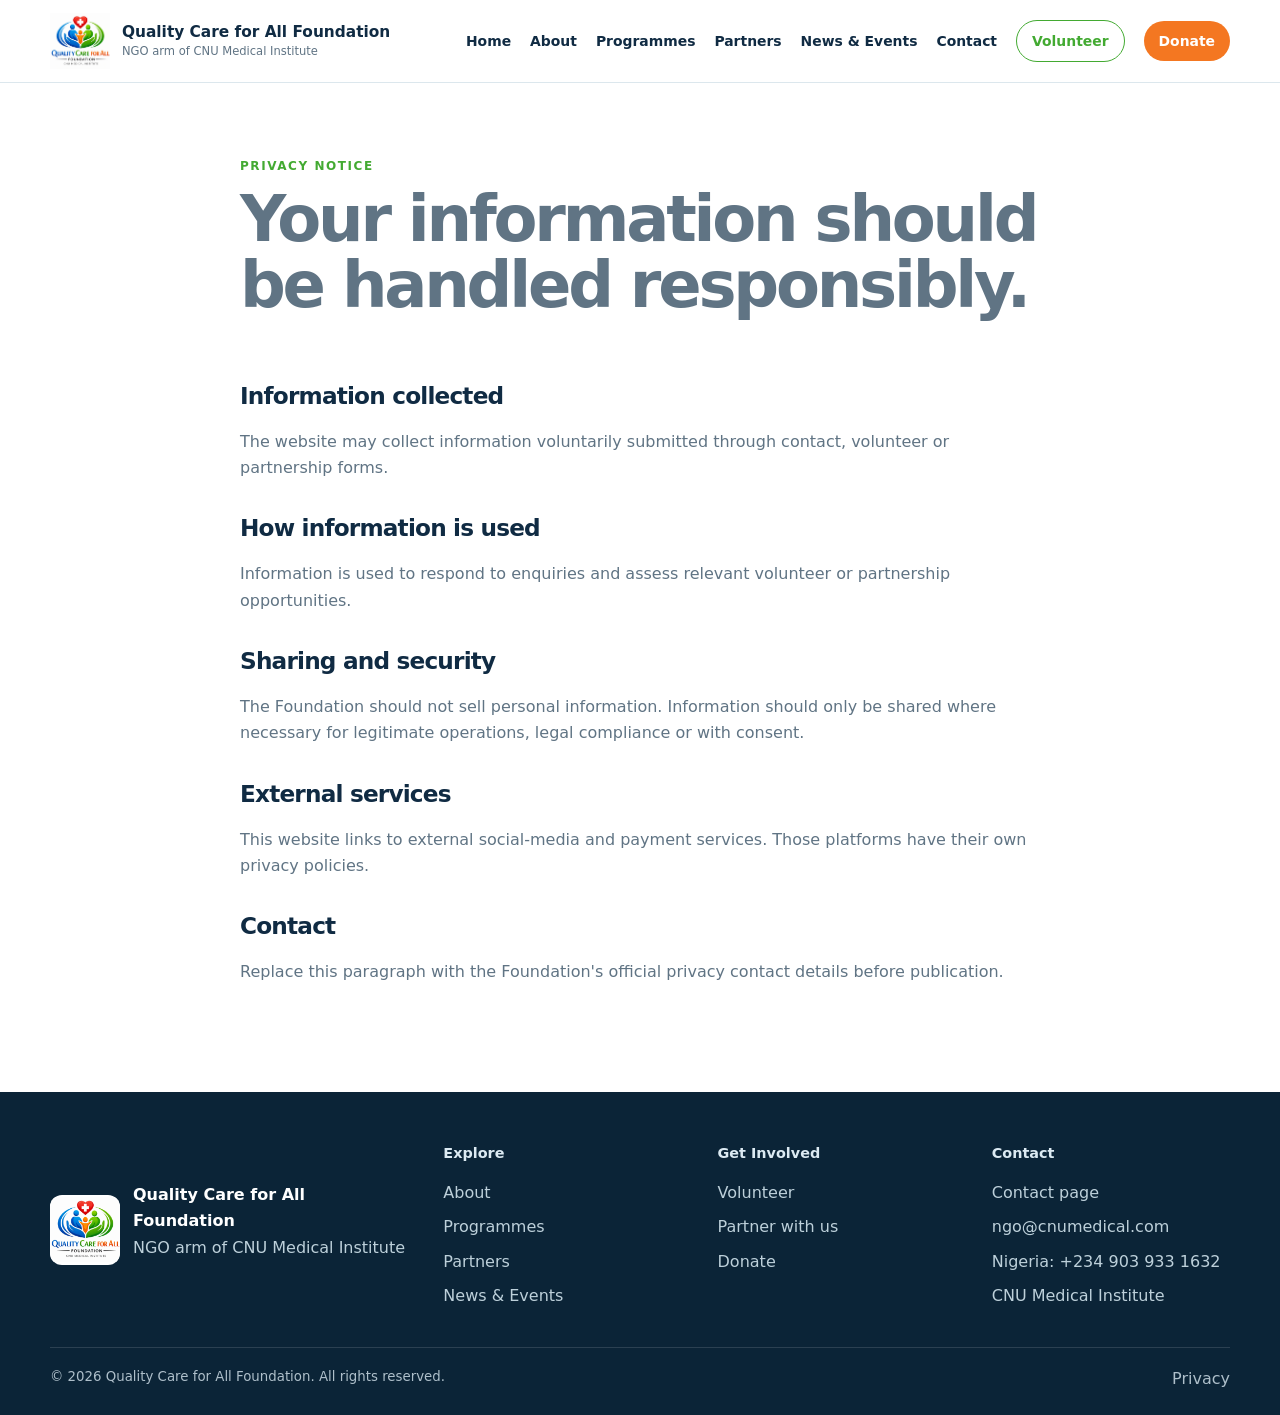
<file: privacy.html>
<!doctype html>
<html lang="en">
<head>
  <meta charset="utf-8">
  <meta name="viewport" content="width=device-width, initial-scale=1">
  <meta name="description" content="Foundation website privacy information.">
  <meta name="theme-color" content="#0879cf">
  <title>Privacy | Quality Care for All Foundation</title>
  <link rel="icon" href="assets/images/logo.webp">
  <link rel="stylesheet" href="assets/css/style.css">
</head>
<body>
<a class="skip-link" href="#main">Skip to content</a>

<header class="site-header">
  <div class="container nav">
    <a class="brand" href="index.html" aria-label="Quality Care for All Foundation home">
      <img src="assets/images/logo.webp" alt="">
      <span>
        <strong>Quality Care for All Foundation</strong>
        <small>NGO arm of CNU Medical Institute</small>
      </span>
    </a>
    <button class="menu-toggle" type="button" aria-expanded="false" aria-controls="site-menu">
      <span class="sr-only">Open navigation</span><span></span><span></span><span></span>
    </button>
    <nav id="site-menu" class="site-menu" aria-label="Primary navigation">
      <a href="index.html">Home</a>
      <a href="index.html#about">About</a>
      <a href="index.html#programmes">Programmes</a>
      <a href="partner.html">Partners</a>
      <a href="news-events.html">News & Events</a>
      <a href="contact.html">Contact</a>
      <a class="nav-volunteer" href="volunteer.html">Volunteer</a>
      <a class="nav-donate" href="YOUR_DONATION_LINK_HERE" target="_blank" rel="noopener">Donate</a>
    </nav>
  </div>
</header>

<main id="main">
<section class="legal-page"><article class="container narrow prose">
<p class="eyebrow">Privacy Notice</p><h1>Your information should be handled responsibly.</h1>
<h2>Information collected</h2><p>The website may collect information voluntarily submitted through contact, volunteer or partnership forms.</p>
<h2>How information is used</h2><p>Information is used to respond to enquiries and assess relevant volunteer or partnership opportunities.</p>
<h2>Sharing and security</h2><p>The Foundation should not sell personal information. Information should only be shared where necessary for legitimate operations, legal compliance or with consent.</p>
<h2>External services</h2><p>This website links to external social-media and payment services. Those platforms have their own privacy policies.</p>
<h2>Contact</h2><p>Replace this paragraph with the Foundation's official privacy contact details before publication.</p>
</article></section>
</main>

<footer class="site-footer">
  <div class="container footer-grid">
    <div class="footer-brand">
      <img src="assets/images/logo.webp" alt="">
      <div>
        <strong>Quality Care for All Foundation</strong>
        <p>NGO arm of CNU Medical Institute</p>
      </div>
    </div>
    <div>
      <h3>Explore</h3>
      <a href="index.html#about">About</a>
      <a href="index.html#programmes">Programmes</a>
      <a href="partner.html">Partners</a>
      <a href="news-events.html">News & Events</a>
    </div>
    <div>
      <h3>Get Involved</h3>
      <a href="volunteer.html">Volunteer</a>
      <a href="partner.html#application">Partner with us</a>
      <a href="YOUR_DONATION_LINK_HERE" target="_blank" rel="noopener">Donate</a>
    </div>
    <div>
      <h3>Contact</h3>
      <a href="contact.html">Contact page</a>
      <a href="mailto:ngo@cnumedical.com">ngo@cnumedical.com</a>
      <a href="tel:+2349039331632">Nigeria: +234 903 933 1632</a>
      <a href="https://www.cnumedical.com/" target="_blank" rel="noopener">CNU Medical Institute</a>
    </div>
  </div>
  <div class="container footer-bottom">
    <small>© <span data-year></span> Quality Care for All Foundation. All rights reserved.</small>
    <a href="privacy.html">Privacy</a>
  </div>
</footer>
<script src="assets/js/main.js"></script>

</body>
</html>
</file>
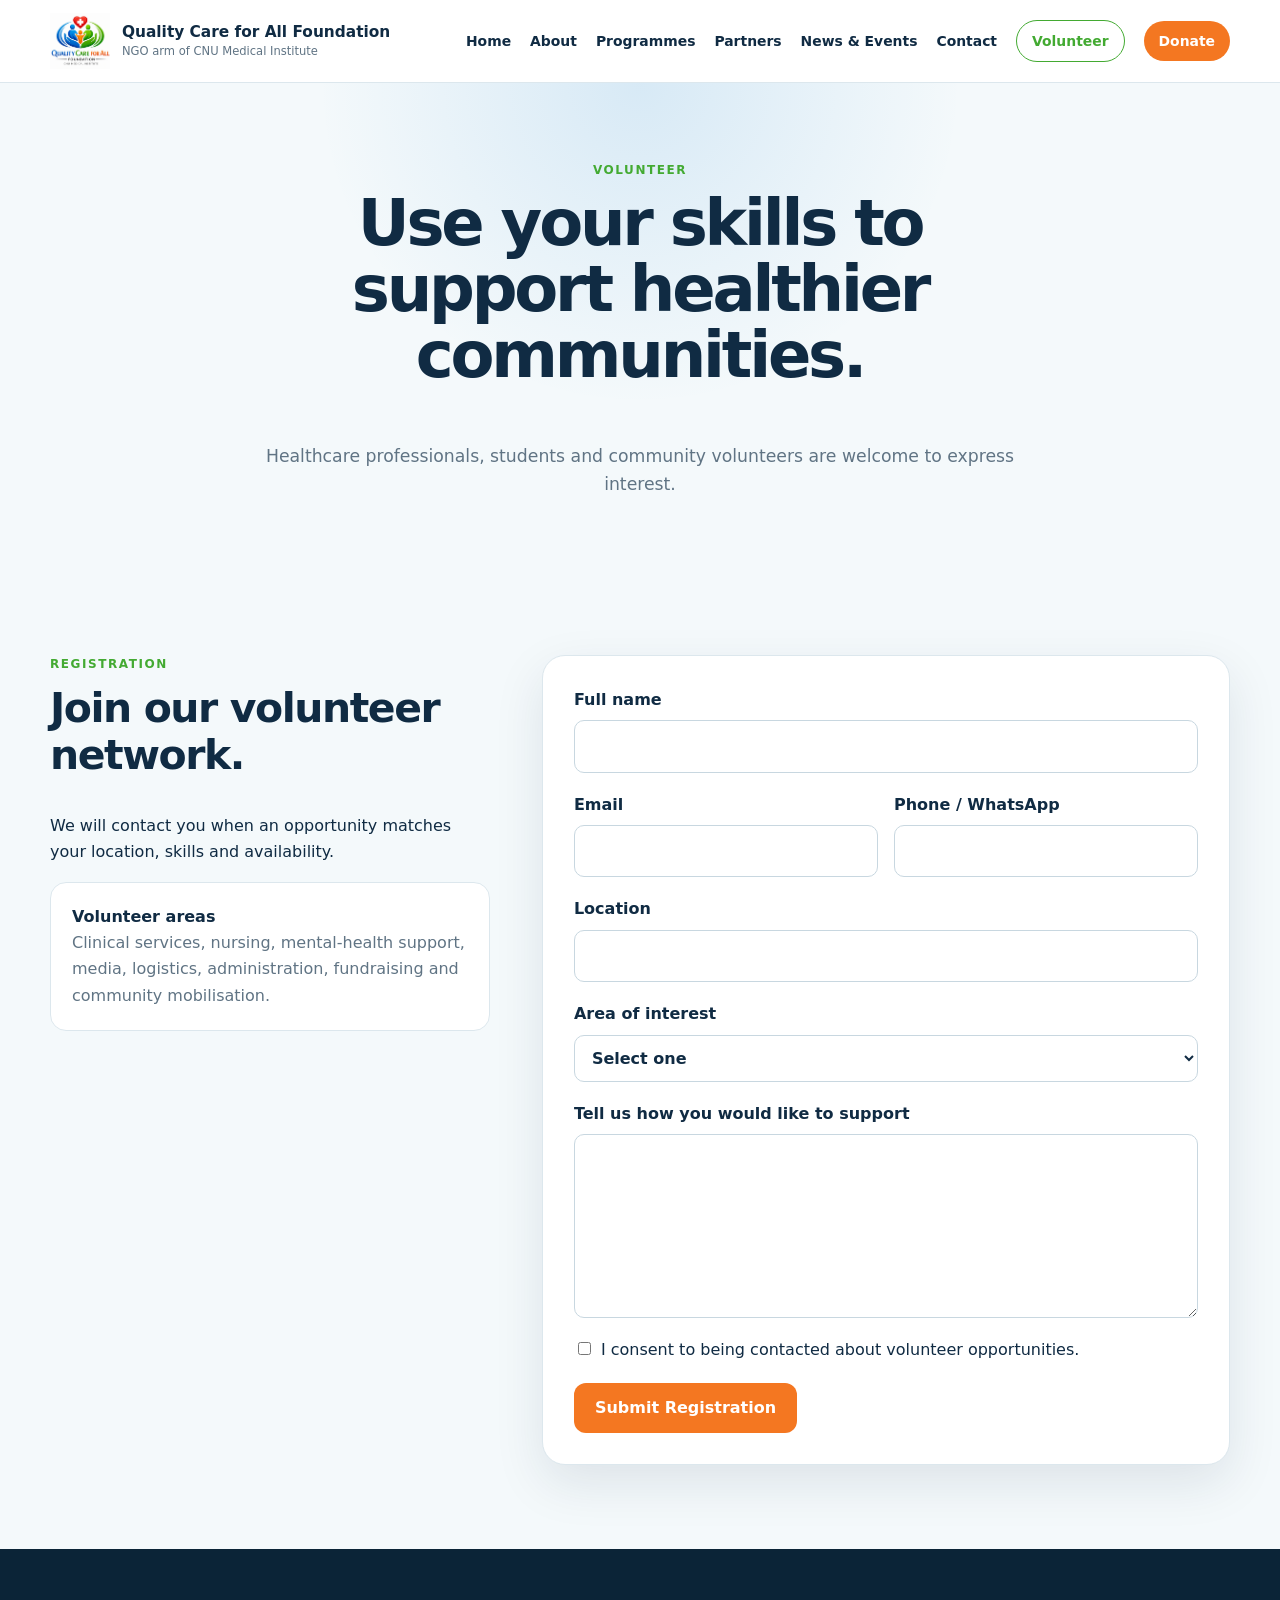
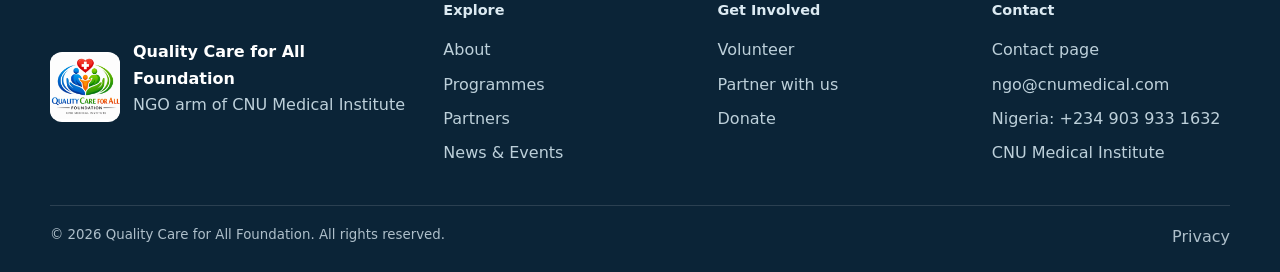
<file: volunteer.html>
<!doctype html>
<html lang="en">
<head>
  <meta charset="utf-8">
  <meta name="viewport" content="width=device-width, initial-scale=1">
  <meta name="description" content="Register as a Foundation volunteer.">
  <meta name="theme-color" content="#0879cf">
  <title>Volunteer | Quality Care for All Foundation</title>
  <link rel="icon" href="assets/images/logo.webp">
  <link rel="stylesheet" href="assets/css/style.css">
</head>
<body>
<a class="skip-link" href="#main">Skip to content</a>

<header class="site-header">
  <div class="container nav">
    <a class="brand" href="index.html" aria-label="Quality Care for All Foundation home">
      <img src="assets/images/logo.webp" alt="">
      <span>
        <strong>Quality Care for All Foundation</strong>
        <small>NGO arm of CNU Medical Institute</small>
      </span>
    </a>
    <button class="menu-toggle" type="button" aria-expanded="false" aria-controls="site-menu">
      <span class="sr-only">Open navigation</span><span></span><span></span><span></span>
    </button>
    <nav id="site-menu" class="site-menu" aria-label="Primary navigation">
      <a href="index.html">Home</a>
      <a href="index.html#about">About</a>
      <a href="index.html#programmes">Programmes</a>
      <a href="partner.html">Partners</a>
      <a href="news-events.html">News & Events</a>
      <a href="contact.html">Contact</a>
      <a class="nav-volunteer" href="volunteer.html">Volunteer</a>
      <a class="nav-donate" href="YOUR_DONATION_LINK_HERE" target="_blank" rel="noopener">Donate</a>
    </nav>
  </div>
</header>

<main id="main">
<section class="page-hero"><div class="container narrow centered"><p class="eyebrow">Volunteer</p><h1>Use your skills to support healthier communities.</h1><p class="lead">Healthcare professionals, students and community volunteers are welcome to express interest.</p></div></section>
<section class="section section-soft"><div class="container form-layout">
<div class="form-intro"><p class="eyebrow">Registration</p><h2>Join our volunteer network.</h2><p>We will contact you when an opportunity matches your location, skills and availability.</p><div class="note-card"><strong>Volunteer areas</strong><p>Clinical services, nursing, mental-health support, media, logistics, administration, fundraising and community mobilisation.</p></div></div>
<form class="application-form" data-email-form data-recipient="ngo@cnumedical.com">
<div class="form-status" role="status" aria-live="polite"></div>
<label>Full name<input type="text" name="Full name" required></label>
<div class="two-column"><label>Email<input type="email" name="Email" required></label><label>Phone / WhatsApp<input type="tel" name="Phone" required></label></div>
<label>Location<input type="text" name="Location" required></label>
<label>Area of interest<select name="Area of interest" required><option value="">Select one</option><option>Medical or clinical services</option><option>Nursing or caregiving</option><option>Mental health support</option><option>Community mobilisation</option><option>Media and communications</option><option>Logistics and administration</option><option>Fundraising and partnerships</option><option>Other</option></select></label>
<label>Tell us how you would like to support<textarea name="How I would like to support" rows="6" required></textarea></label>
<label class="check-label"><input type="checkbox" required><span>I consent to being contacted about volunteer opportunities.</span></label>
<button class="button button-primary" type="submit">Submit Registration</button>
</form></div></section>
</main>

<footer class="site-footer">
  <div class="container footer-grid">
    <div class="footer-brand">
      <img src="assets/images/logo.webp" alt="">
      <div>
        <strong>Quality Care for All Foundation</strong>
        <p>NGO arm of CNU Medical Institute</p>
      </div>
    </div>
    <div>
      <h3>Explore</h3>
      <a href="index.html#about">About</a>
      <a href="index.html#programmes">Programmes</a>
      <a href="partner.html">Partners</a>
      <a href="news-events.html">News & Events</a>
    </div>
    <div>
      <h3>Get Involved</h3>
      <a href="volunteer.html">Volunteer</a>
      <a href="partner.html#application">Partner with us</a>
      <a href="YOUR_DONATION_LINK_HERE" target="_blank" rel="noopener">Donate</a>
    </div>
    <div>
      <h3>Contact</h3>
      <a href="contact.html">Contact page</a>
      <a href="mailto:ngo@cnumedical.com">ngo@cnumedical.com</a>
      <a href="tel:+2349039331632">Nigeria: +234 903 933 1632</a>
      <a href="https://www.cnumedical.com/" target="_blank" rel="noopener">CNU Medical Institute</a>
    </div>
  </div>
  <div class="container footer-bottom">
    <small>© <span data-year></span> Quality Care for All Foundation. All rights reserved.</small>
    <a href="privacy.html">Privacy</a>
  </div>
</footer>
<script src="assets/js/main.js"></script>

</body>
</html>
</file>
<file: assets/css/style.css>
:root{
 --blue:#0879cf;--blue-dark:#075a9c;--green:#43aa32;--orange:#f47721;--ink:#102b43;
 --muted:#607484;--line:#dce7ed;--soft:#f4f9fb;--white:#fff;--shadow:0 18px 50px rgba(16,43,67,.10);
 --radius:22px
}
*{box-sizing:border-box}html{scroll-behavior:smooth}body{margin:0;color:var(--ink);background:#fff;font-family:Inter,ui-sans-serif,system-ui,-apple-system,BlinkMacSystemFont,"Segoe UI",sans-serif;line-height:1.65}
img{max-width:100%;display:block}a{color:inherit}button,input,select,textarea{font:inherit}.container{width:min(1180px,calc(100% - 36px));margin:auto}.narrow{max-width:800px}.centered{text-align:center;margin-inline:auto}.sr-only{position:absolute;width:1px;height:1px;padding:0;margin:-1px;overflow:hidden;clip:rect(0,0,0,0);white-space:nowrap;border:0}
.skip-link{position:fixed;left:15px;top:-70px;z-index:100;background:var(--ink);color:white;padding:10px 14px;border-radius:8px}.skip-link:focus{top:15px}
.site-header{position:sticky;top:0;z-index:30;background:rgba(255,255,255,.96);border-bottom:1px solid var(--line);backdrop-filter:blur(12px)}
.nav{min-height:82px;display:flex;align-items:center;justify-content:space-between;gap:22px}.brand{display:flex;align-items:center;gap:12px;text-decoration:none}.brand img{width:60px;height:60px;object-fit:contain}.brand span{display:grid;line-height:1.2}.brand strong{font-size:.96rem}.brand small{font-size:.72rem;color:var(--muted);margin-top:4px}
.site-menu{display:flex;align-items:center;gap:19px}.site-menu a,.back-link{text-decoration:none;font-weight:750;font-size:.87rem}.site-menu a:hover{color:var(--blue)}.nav-donate,.nav-volunteer{padding:9px 15px;border-radius:999px}.nav-donate{background:var(--orange);color:white!important}.nav-volunteer{border:1px solid var(--green);color:var(--green)!important}
.menu-toggle{display:none;width:44px;height:40px;border:1px solid var(--line);background:white;border-radius:11px;align-items:center;justify-content:center;flex-direction:column;gap:4px}.menu-toggle span:not(.sr-only){width:19px;height:2px;background:var(--ink)}
.hero{padding:54px 0 26px;background:radial-gradient(circle at 10% 10%,rgba(8,121,207,.12),transparent 30%),linear-gradient(135deg,#fbfdff,#f3faf2)}
.hero-grid{display:grid;grid-template-columns:1fr 1fr;align-items:center;gap:42px}.hero h1{font-size:clamp(2.7rem,5.7vw,5.4rem);line-height:1.02;letter-spacing:-.055em;margin:17px 0 22px}.hero h1 em{font-style:normal;color:var(--green)}.lead{color:var(--muted);font-size:1.08rem}.lead-sm{color:var(--muted);font-size:1.03rem}
.pill{display:inline-flex;padding:7px 12px;border:1px solid #d9e9f3;border-radius:999px;color:var(--blue);font-weight:750;font-size:.78rem;background:white}
.button-row{display:flex;flex-wrap:wrap;gap:12px;margin-top:28px}.button{min-height:49px;display:inline-flex;align-items:center;justify-content:center;padding:12px 21px;border:0;border-radius:12px;cursor:pointer;text-decoration:none;font-weight:820}.button-primary{background:var(--orange);color:white}.button-blue{background:var(--blue);color:white}.button-outline{background:white;color:var(--green);border:1px solid var(--green)}.button-white{background:white;color:var(--ink)}.button-dark{background:var(--ink);color:white}.affiliation{display:flex;gap:10px;align-items:center;margin-top:28px;color:var(--muted);font-size:.88rem}.affiliation strong{color:var(--blue)}
.hero-media{position:relative}.hero-media img{width:100%;height:500px;object-fit:cover;border-radius:30px;box-shadow:var(--shadow)}.floating-note{position:absolute;right:-12px;bottom:24px;max-width:290px;background:white;border-radius:15px;padding:15px 18px;box-shadow:var(--shadow);font-weight:700}.floating-note span{color:var(--red,#e53935);margin-right:8px}
.stats-section{padding:0 0 28px;background:linear-gradient(135deg,#fbfdff,#f3faf2)}.stats-grid{display:grid;grid-template-columns:repeat(4,1fr);background:linear-gradient(135deg,#086fc4,#0a58a2);color:white;border-radius:20px;padding:25px;box-shadow:var(--shadow)}.stats-grid div{padding:8px 24px;border-right:1px solid rgba(255,255,255,.23)}.stats-grid div:last-child{border-right:0}.stats-grid strong{display:block;font-size:2rem}.stats-grid span{font-size:.87rem;color:#dbefff}
.section{padding:84px 0}.section-soft{background:var(--soft)}.eyebrow{margin:0 0 10px;color:var(--green);font-size:.75rem;font-weight:850;letter-spacing:.13em;text-transform:uppercase}.eyebrow.light{color:#d6f0d0}h1,h2,h3,p{margin-top:0}h2{font-size:clamp(1.8rem,3.2vw,2.8rem);line-height:1.15;letter-spacing:-.035em}.section-heading{max-width:760px;margin-bottom:32px}.section-heading p:last-child{color:var(--muted)}
.about-grid{display:grid;grid-template-columns:1fr 1fr;align-items:center;gap:62px}.image-card img{height:500px;width:100%;object-fit:cover;border-radius:26px;box-shadow:var(--shadow)}.check-list p{display:flex;gap:10px;align-items:center;margin:13px 0;color:var(--muted)}.check-list span{display:grid;place-items:center;width:24px;height:24px;border-radius:50%;background:#e7f7e4;color:var(--green);font-weight:900}
.card-grid{display:grid;grid-template-columns:repeat(4,1fr);gap:18px}.focus-card{background:white;border:1px solid var(--line);border-radius:var(--radius);padding:28px;min-height:290px;box-shadow:0 10px 32px rgba(16,43,67,.06)}.focus-card>span{display:grid;place-items:center;width:48px;height:48px;border-radius:50%;font-size:1.4rem;margin-bottom:18px}.focus-card.blue{border-bottom:4px solid var(--blue)}.focus-card.blue>span{background:#e5f3ff;color:var(--blue)}.focus-card.green{border-bottom:4px solid var(--green)}.focus-card.green>span{background:#eaf7e8;color:var(--green)}.focus-card.orange{border-bottom:4px solid var(--orange)}.focus-card.orange>span{background:#fff0e5;color:var(--orange)}.focus-card.purple{border-bottom:4px solid #8057b7}.focus-card.purple>span{background:#f1eafa;color:#8057b7}.focus-card p{color:var(--muted)}
.involvement-grid{display:grid;grid-template-columns:1.1fr 1fr 1fr;gap:20px}.involvement-card{border:1px solid var(--line);border-radius:var(--radius);padding:31px;min-height:310px;box-shadow:var(--shadow)}.donate-card{background:linear-gradient(145deg,#075b9f,#0d3d66);color:white}.involvement-card p{color:var(--muted)}.donate-card p{color:#dbeaf5}.text-link{color:var(--blue);font-weight:820;text-decoration:none}
.contact-strip{padding:58px 0;background:var(--soft)}.contact-strip-inner{display:flex;align-items:center;justify-content:space-between;gap:30px}.contact-strip h2{max-width:760px;margin:0}
.page-hero{padding:78px 0 55px;background:radial-gradient(circle at 50% 0,rgba(8,121,207,.12),transparent 40%),var(--soft)}.page-hero h1,.legal-page h1{font-size:clamp(2.4rem,5vw,4.7rem);line-height:1.03;letter-spacing:-.05em}
.partner-grid{display:grid;grid-template-columns:repeat(3,1fr);gap:22px}.partner-card{display:block;text-decoration:none;background:white;border:1px solid var(--line);border-radius:var(--radius);overflow:hidden;box-shadow:var(--shadow);transition:transform .2s ease}.partner-card:hover{transform:translateY(-5px)}.partner-card img{width:100%;height:210px;object-fit:contain;background:#fff;padding:18px}.partner-card div{padding:24px}.partner-card p{color:var(--muted)}.partner-card span{color:var(--blue);font-weight:800}
.form-layout,.contact-layout{display:grid;grid-template-columns:.78fr 1.22fr;gap:52px;align-items:start}.form-intro{position:sticky;top:116px}.note-card{padding:21px;border:1px solid var(--line);border-radius:16px;background:white}.note-card p{color:var(--muted);margin-bottom:0}.application-form{padding:31px;background:white;border:1px solid var(--line);border-radius:23px;box-shadow:var(--shadow)}.application-form label{display:grid;gap:7px;margin-bottom:19px;font-weight:750}.application-form input,.application-form select,.application-form textarea{width:100%;padding:12px 13px;color:var(--ink);background:white;border:1px solid #c8d7e0;border-radius:10px}.application-form input:focus,.application-form select:focus,.application-form textarea:focus{outline:3px solid rgba(8,121,207,.13);border-color:var(--blue)}.two-column{display:grid;grid-template-columns:1fr 1fr;gap:16px}.check-label{grid-template-columns:auto 1fr!important;align-items:start;font-weight:450!important}.check-label input{width:auto;margin-top:5px}.form-status{display:none;margin-bottom:18px;padding:12px;border-radius:10px;background:#fff3e9;color:#8a430f}.form-status.show{display:block}
.contact-details{display:grid;gap:15px}.contact-card{display:flex;gap:17px;padding:21px;border:1px solid var(--line);border-radius:16px;background:white}.contact-card>span{display:grid;place-items:center;flex:0 0 44px;height:44px;border-radius:50%;background:var(--soft);color:var(--blue);font-weight:900}.contact-card h3{margin-bottom:3px}.contact-card p,.contact-card a{color:var(--muted);text-decoration:none}.social-links{display:flex;flex-wrap:wrap;gap:10px}.social-links a{padding:9px 13px;background:var(--soft);border-radius:999px;text-decoration:none;font-weight:750;color:var(--blue)}
.social-grid{display:grid;grid-template-columns:repeat(3,1fr);gap:20px}.social-card{min-height:330px;padding:29px;text-decoration:none;border:1px solid var(--line);border-radius:var(--radius);background:white;transition:transform .2s ease,box-shadow .2s ease}.social-card:hover{transform:translateY(-4px);box-shadow:var(--shadow)}.social-card.instagram{border-top:5px solid #c13584}.social-card.facebook{border-top:5px solid #1877f2}.social-card.twitter{border-top:5px solid #101820}.social-card>span{font-weight:850;letter-spacing:.09em;text-transform:uppercase;font-size:.76rem;color:var(--orange)}.social-card p{color:var(--muted)}
.legal-page{padding:74px 0 90px}.prose{color:var(--muted)}.prose h2{color:var(--ink);font-size:1.45rem;margin-top:34px}
.site-footer{padding:50px 0 22px;color:white;background:#0b2437}.footer-grid{display:grid;grid-template-columns:1.5fr 1fr 1fr 1fr;gap:36px}.footer-brand{display:flex;align-items:center;gap:13px}.footer-brand img{width:70px;height:70px;object-fit:contain;background:white;border-radius:12px}.footer-grid h3{font-size:.9rem;color:#dceaf2}.footer-grid a{display:block;width:fit-content;margin:8px 0;text-decoration:none;color:#bdd0da}.footer-brand p{color:#bdd0da}.footer-bottom{margin-top:30px;padding-top:18px;border-top:1px solid rgba(255,255,255,.13);display:flex;justify-content:space-between;gap:20px;color:#aebfca}.footer-bottom a{color:#aebfca;text-decoration:none}
@media(max-width:960px){.menu-toggle{display:flex}.site-menu{display:none;position:absolute;top:82px;left:18px;right:18px;flex-direction:column;align-items:stretch;padding:17px;background:white;border:1px solid var(--line);border-radius:15px;box-shadow:var(--shadow)}.site-menu.open{display:flex}.hero-grid,.about-grid,.form-layout,.contact-layout{grid-template-columns:1fr}.form-intro{position:static}.stats-grid{grid-template-columns:repeat(2,1fr)}.stats-grid div:nth-child(2){border-right:0}.card-grid,.partner-grid,.social-grid{grid-template-columns:repeat(2,1fr)}.involvement-grid{grid-template-columns:1fr}.footer-grid{grid-template-columns:1fr 1fr}}
@media(max-width:620px){.nav{min-height:72px}.brand img{width:50px;height:50px}.brand strong{font-size:.76rem}.brand small{font-size:.63rem}.site-menu{top:72px}.hero{padding-top:42px}.hero-media img,.image-card img{height:360px}.floating-note{right:8px;left:8px;bottom:10px}.button-row .button{width:100%}.stats-grid{grid-template-columns:1fr}.stats-grid div{border-right:0;border-bottom:1px solid rgba(255,255,255,.2)}.stats-grid div:last-child{border-bottom:0}.card-grid,.partner-grid,.social-grid{grid-template-columns:1fr}.two-column{grid-template-columns:1fr;gap:0}.application-form{padding:22px}.contact-strip-inner,.footer-bottom{align-items:flex-start;flex-direction:column}.footer-grid{grid-template-columns:1fr}}
</file>
